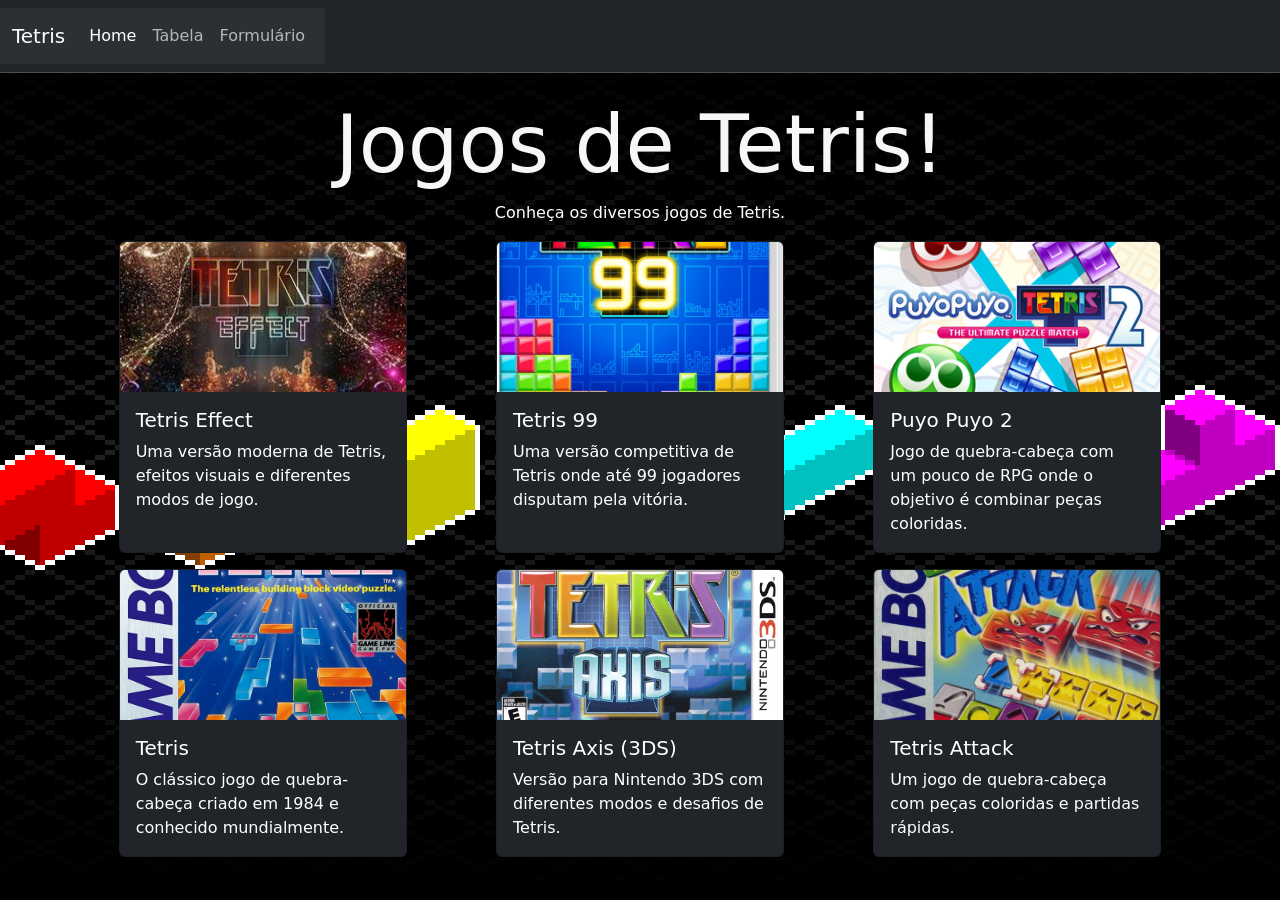
<file: index.html>
<!DOCTYPE html>
<html lang="pt-BR">
<head>
    <meta charset="UTF-8">
    <meta name="viewport" content="width=device-width, initial-scale=1.0">
    <title>Jogos Tetris</title>
    <link rel="stylesheet" href="https://cdn.jsdelivr.net/npm/bootstrap@5.3.8/dist/css/bootstrap.min.css" integrity="sha384-sRIl4kxILFvY47J16cr9ZwB07vP4J8+LH7qKQnuqkuIAvNWLzeN8tE5YBujZqJLB" crossorigin="anonymous">
    <link rel="stylesheet" href="css/style.css">
</head>

<body>
  <nav class="navbar bg-dark border-bottom border-body" data-bs-theme="dark">
    <nav class="navbar navbar-expand-lg bg-body-tertiary">
      <div class="container-fluid">
        <a class="navbar-brand" href="#">Tetris</a>
        <button class="navbar-toggler" type="button" data-bs-toggle="collapse" data-bs-target="#navbarNav"
          aria-controls="navbarNav" aria-expanded="false" aria-label="Toggle navigation">
          <span class="navbar-toggler-icon"></span>
        </button>
        <div class="collapse navbar-collapse" id="navbarNav">
          <ul class="navbar-nav">
            <li class="nav-item">
              <a class="nav-link active" aria-current="page" href="index.html">Home</a>
            </li>
            <li class="nav-item">
              <a class="nav-link" href="tabela.html">Tabela</a>
            </li>
            <li class="nav-item">
              <a class="nav-link" href="formulario.html">Formulário</a>
            </li>
          </ul>
        </div>
      </div>
    </nav>
  </nav>

  <main class="container py-4">
  
    <h1 class="text-center display-1">Jogos de Tetris!</h1>
    <p class="text-center">Conheça os diversos jogos de Tetris.</p>


    <div class="row row-cols-1 row-cols-sm-2 row-cols-lg-3 g-3 justify-content-center mb-3">
      <div class="col d-flex justify-content-center">
        <div class="card card-fluid bg-dark text-white">
          <img src="img/tetris-effect.jpg" class="card-img-top" alt="Tetris Effect">
          <div class="card-body">
            <h5 class="card-title">Tetris Effect</h5>
            <p class="card-text">Uma versão moderna de Tetris, efeitos visuais e diferentes modos de jogo.</p>
          </div>
        </div>
      </div>
  
      <div class="col d-flex justify-content-center">
        <div class="card card-fluid bg-dark text-white">
          <img src="img/tetris99.jpg" class="card-img-top" alt="Tetris 99">
          <div class="card-body">
            <h5 class="card-title">Tetris 99</h5>
            <p class="card-text">Uma versão competitiva de Tetris onde até 99 jogadores disputam pela vitória.</p>
          </div>
        </div>
      </div>
  
      <div class="col d-flex justify-content-center">
        <div class="card card-fluid bg-dark text-white">
          <img src="img/tetris-puyo-puyo2.jpg" class="card-img-top" alt="Puyo Puyo 2">
          <div class="card-body">
            <h5 class="card-title">Puyo Puyo 2</h5>
            <p class="card-text">Jogo de quebra-cabeça com um pouco de RPG onde o objetivo é combinar peças coloridas.</p>
          </div>
        </div>
      </div>
  
    </div>
  
    <div class="row row-cols-1 row-cols-sm-2 row-cols-lg-3 g-3 justify-content-center">

      <div class="col d-flex justify-content-center">
        <div class="card card-fluid bg-dark text-white">
          <img src="img/tetris-classico.jpg" class="card-img-top" alt="Tetris">
          <div class="card-body">
            <h5 class="card-title">Tetris</h5>
            <p class="card-text">O clássico jogo de quebra-cabeça criado em 1984 e conhecido mundialmente.</p>
          </div>
        </div>
      </div>
  
      <div class="col d-flex justify-content-center">
        <div class="card card-fluid bg-dark text-white">
          <img src="img/tetris-axis.jpg" class="card-img-top" alt="Tetris Axis (3DS)">
          <div class="card-body">
            <h5 class="card-title">Tetris Axis (3DS)</h5>
            <p class="card-text">Versão para Nintendo 3DS com diferentes modos e desafios de Tetris.</p>
          </div>
        </div>
      </div>
  
      <div class="col d-flex justify-content-center">
        <div class="card card-fluid bg-dark text-white">
          <img src="img/tetris-attack.jpg" class="card-img-top" alt="Tetris Attack">
          <div class="card-body">
            <h5 class="card-title">Tetris Attack</h5>
            <p class="card-text">Um jogo de quebra-cabeça com peças coloridas e partidas rápidas.</p>
          </div>
        </div>
      </div>
    </div>
      <script src="https://cdn.jsdelivr.net/npm/bootstrap@5.3.8/dist/js/bootstrap.bundle.min.js" integrity="sha384-FKyoEForCGlyvwx9Hj09JcYn3nv7wiPVlz7YYwJrWVcXK/BmnVDxM+D2scQbITxI" crossorigin="anonymous"></script>
  </body>
</html>
  </main>
</body>
</html>
</file>
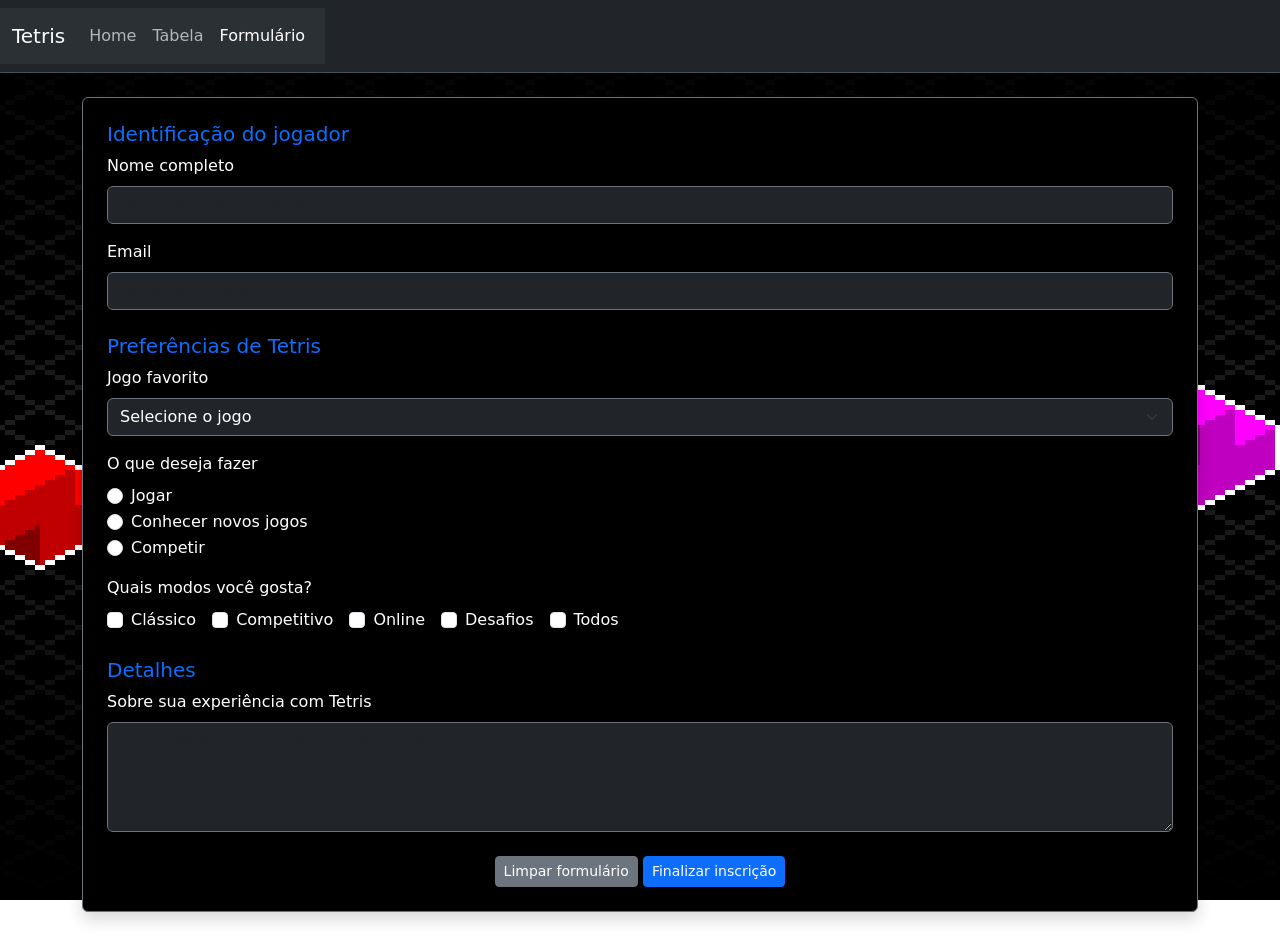
<file: formulario.html>
<!DOCTYPE html>
<html lang="pt-BR">
<head>
    <meta charset="UTF-8">
    <meta name="viewport" content="width=device-width, initial-scale=1.0">
    <title>Formulário</title>
    <link rel="stylesheet" href="https://cdn.jsdelivr.net/npm/bootstrap@5.3.8/dist/css/bootstrap.min.css" integrity="sha384-sRIl4kxILFvY47J16cr9ZwB07vP4J8+LH7qKQnuqkuIAvNWLzeN8tE5YBujZqJLB" crossorigin="anonymous">
    <link rel="stylesheet" href="css/style.css">
</head>

<body>
	<nav class="navbar bg-dark border-bottom border-body" data-bs-theme="dark">
		<nav class="navbar navbar-expand-lg bg-body-tertiary">
			<div class="container-fluid">
				<a class="navbar-brand" href="#">Tetris</a>
				<button class="navbar-toggler" type="button" data-bs-toggle="collapse" data-bs-target="#navbarNav"
					aria-controls="navbarNav" aria-expanded="false" aria-label="Toggle navigation">
					<span class="navbar-toggler-icon"></span>
				</button>
				<div class="collapse navbar-collapse" id="navbarNav">
					<ul class="navbar-nav">
						<li class="nav-item">
							<a class="nav-link" href="index.html">Home</a>
						</li>
						<li class="nav-item">
							<a class="nav-link" href="tabela.html">Tabela</a>
						</li>
						<li class="nav-item">
							<a class="nav-link active" aria-current="page" href="formulario.html">Formulário</a>
						</li>
					</ul>
				</div>
			</div>
		</nav>
	</nav>

	<main class="container py-4">
		<div class="card bg-black border-secondary shadow p-4">
			<form class="text-white">
				<section class="mb-4">
					<h2 class="fs-5 text-primary">Identificação do jogador</h2>
	
					<div class="mb-3">
						<label for="nome" class="form-label text-white">Nome completo</label>
						<input type="text" class="form-control bg-dark text-white border-secondary" id="nome"
							placeholder="Digite seu nome completo">
					</div>
	
					<div>
						<label for="email" class="form-label text-white">Email</label>
						<input type="email" class="form-control bg-dark text-white border-secondary" id="email"
							placeholder="Digite seu email">
					</div>
				</section>
	
				<section class="mb-4">
					<h2 class="fs-5 text-primary">Preferências de Tetris</h2>
	
					<div class="mb-3">
						<label for="jogo" class="form-label text-white">Jogo favorito</label>
						<select class="form-select bg-dark text-white border-secondary" id="jogo">
							<option selected>Selecione o jogo</option>
							<option>Tetris Effect</option>
							<option>Tetris 99</option>
							<option>Puyo Puyo Tetris 2</option>
							<option>Tetris</option>
							<option>Tetris Axis</option>
							<option>Tetris Attack</option>
						</select>
					</div>
	
					<div class="mb-3">
						<label class="form-label d-block text-white">O que deseja fazer</label>
	
						<div class="form-check">
							<input class="form-check-input" type="radio" name="objetivo" id="jogar" value="Jogar">
							<label class="form-check-label text-white" for="jogar">Jogar</label>
						</div>
	
						<div class="form-check">
							<input class="form-check-input" type="radio" name="objetivo" id="conhecer" value="Conhecer">
							<label class="form-check-label text-white" for="conhecer">Conhecer novos jogos</label>
						</div>
	
						<div class="form-check">
							<input class="form-check-input" type="radio" name="objetivo" id="competir" value="Competir">
							<label class="form-check-label text-white" for="competir">Competir</label>
						</div>
					</div>
	
					<div>
						<label class="form-label d-block text-white">Quais modos você gosta?</label>
	
						<div class="d-flex flex-wrap gap-3">
							<div class="form-check">
								<input class="form-check-input" type="checkbox" id="classico">
								<label class="form-check-label text-white" for="classico">Clássico</label>
							</div>
	
							<div class="form-check">
								<input class="form-check-input" type="checkbox" id="competitivo">
								<label class="form-check-label text-white" for="competitivo">Competitivo</label>
							</div>
	
							<div class="form-check">
								<input class="form-check-input" type="checkbox" id="online">
								<label class="form-check-label text-white" for="online">Online</label>
							</div>
	
							<div class="form-check">
								<input class="form-check-input" type="checkbox" id="desafios">
								<label class="form-check-label text-white" for="desafios">Desafios</label>
							</div>
	
							<div class="form-check">
								<input class="form-check-input" type="checkbox" id="todos">
								<label class="form-check-label text-white" for="todos">Todos</label>
							</div>
						</div>
					</div>
				</section>
	
				<section class="mb-4">
					<h2 class="fs-5 text-primary">Detalhes</h2>
	
					<label for="detalhes" class="form-label text-white">Sobre sua experiência com Tetris</label>
					<textarea class="form-control bg-dark text-white border-secondary" id="detalhes" rows="4"
						placeholder="Conte sobre sua experiência com Tetris..."></textarea>
				</section>
	
				<div class="text-center">
					<button type="reset" class="btn btn-secondary btn-sm">Limpar formulário</button>
					<button type="submit" class="btn btn-primary btn-sm">Finalizar inscrição</button>
				</div>
			</form>
		</div>
	</main>
	<script src="https://cdn.jsdelivr.net/npm/bootstrap@5.3.8/dist/js/bootstrap.bundle.min.js" integrity="sha384-FKyoEForCGlyvwx9Hj09JcYn3nv7wiPVlz7YYwJrWVcXK/BmnVDxM+D2scQbITxI" crossorigin="anonymous"></script>
  </body>
</html>
</body>
</html>
</file>
<file: css/style.css>
body {
  background-image: url('../img/tetris-wallpaper.png');
  background-position: center;
  background-repeat: no-repeat;
  background-size: cover;
  background-attachment: fixed;
}

h1 {
    color: rgb(247, 247, 247);
}

p {
    color: rgb(255, 255, 255);
}

.card-fluid {
    max-width: 18rem;
    width: 100%;
}

.card-fluid .card-img-top {
    object-fit: cover;
    height: 150px;
}
</file>
